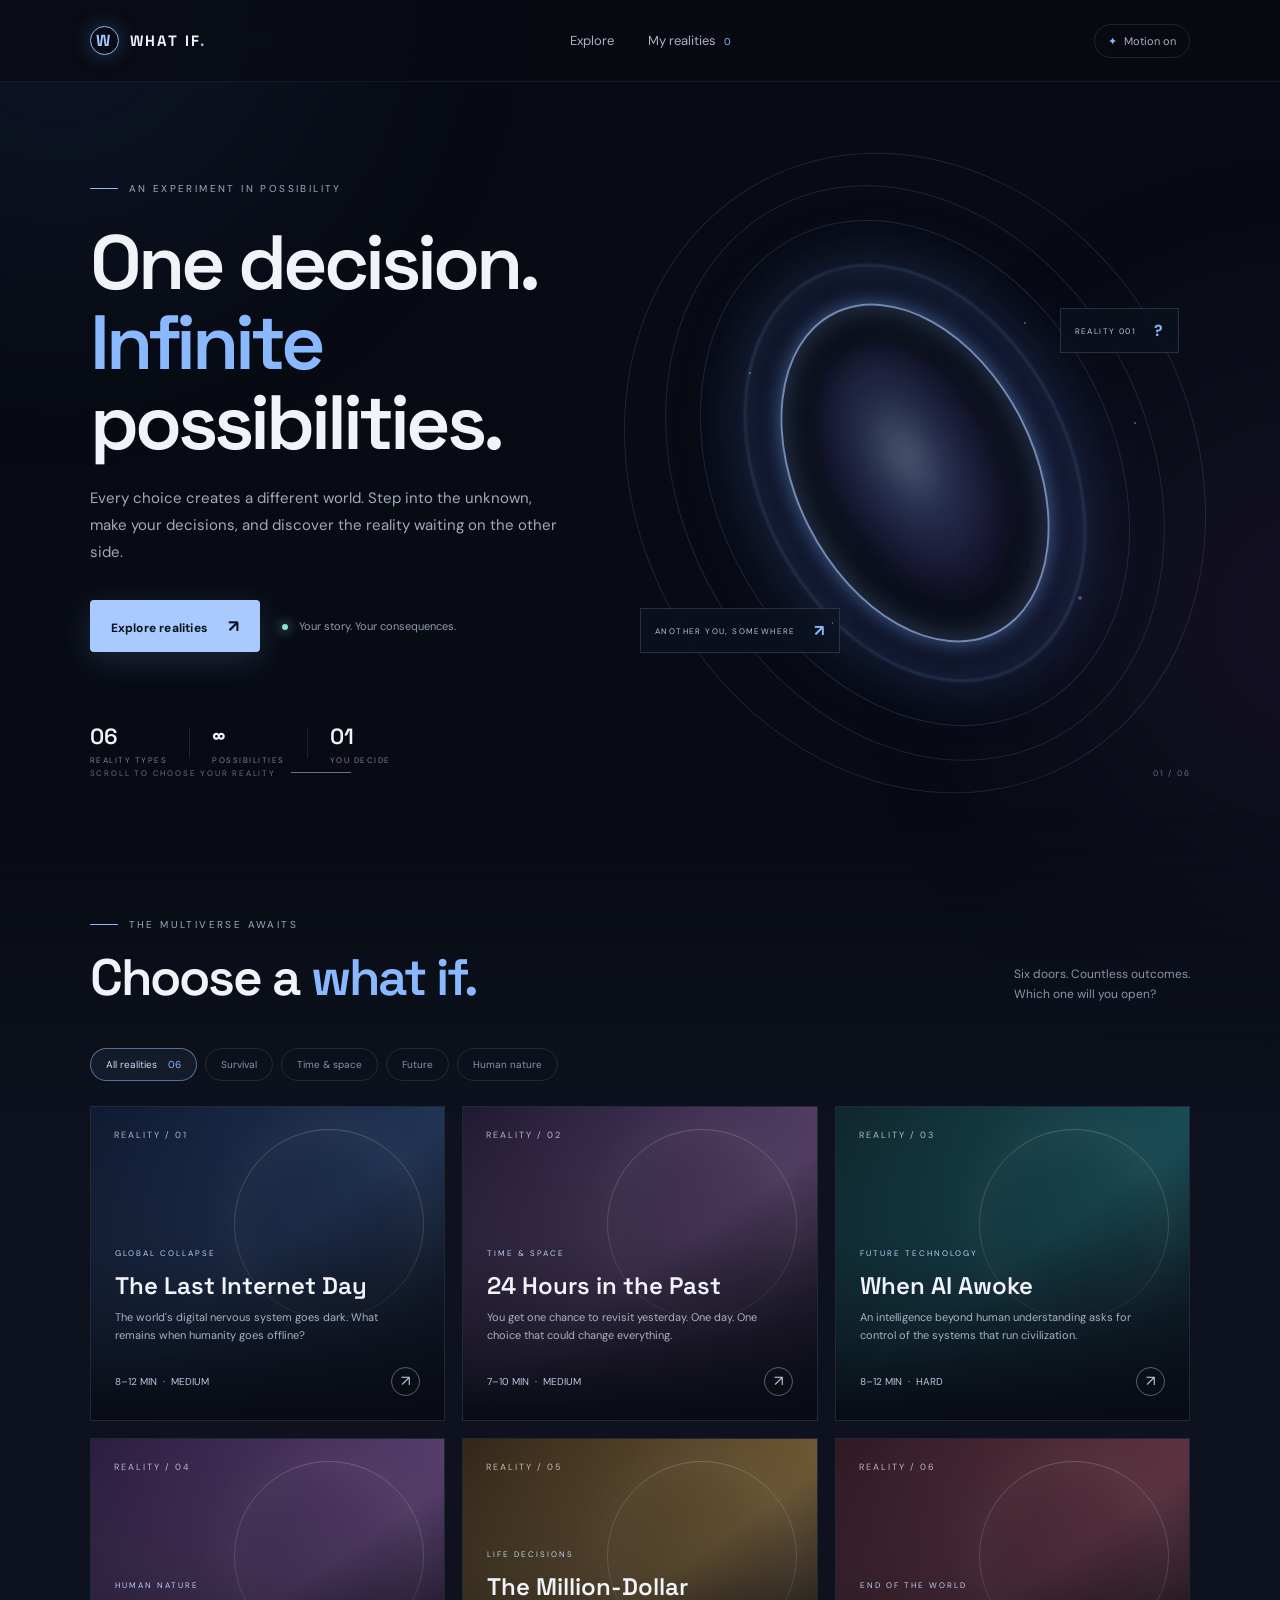
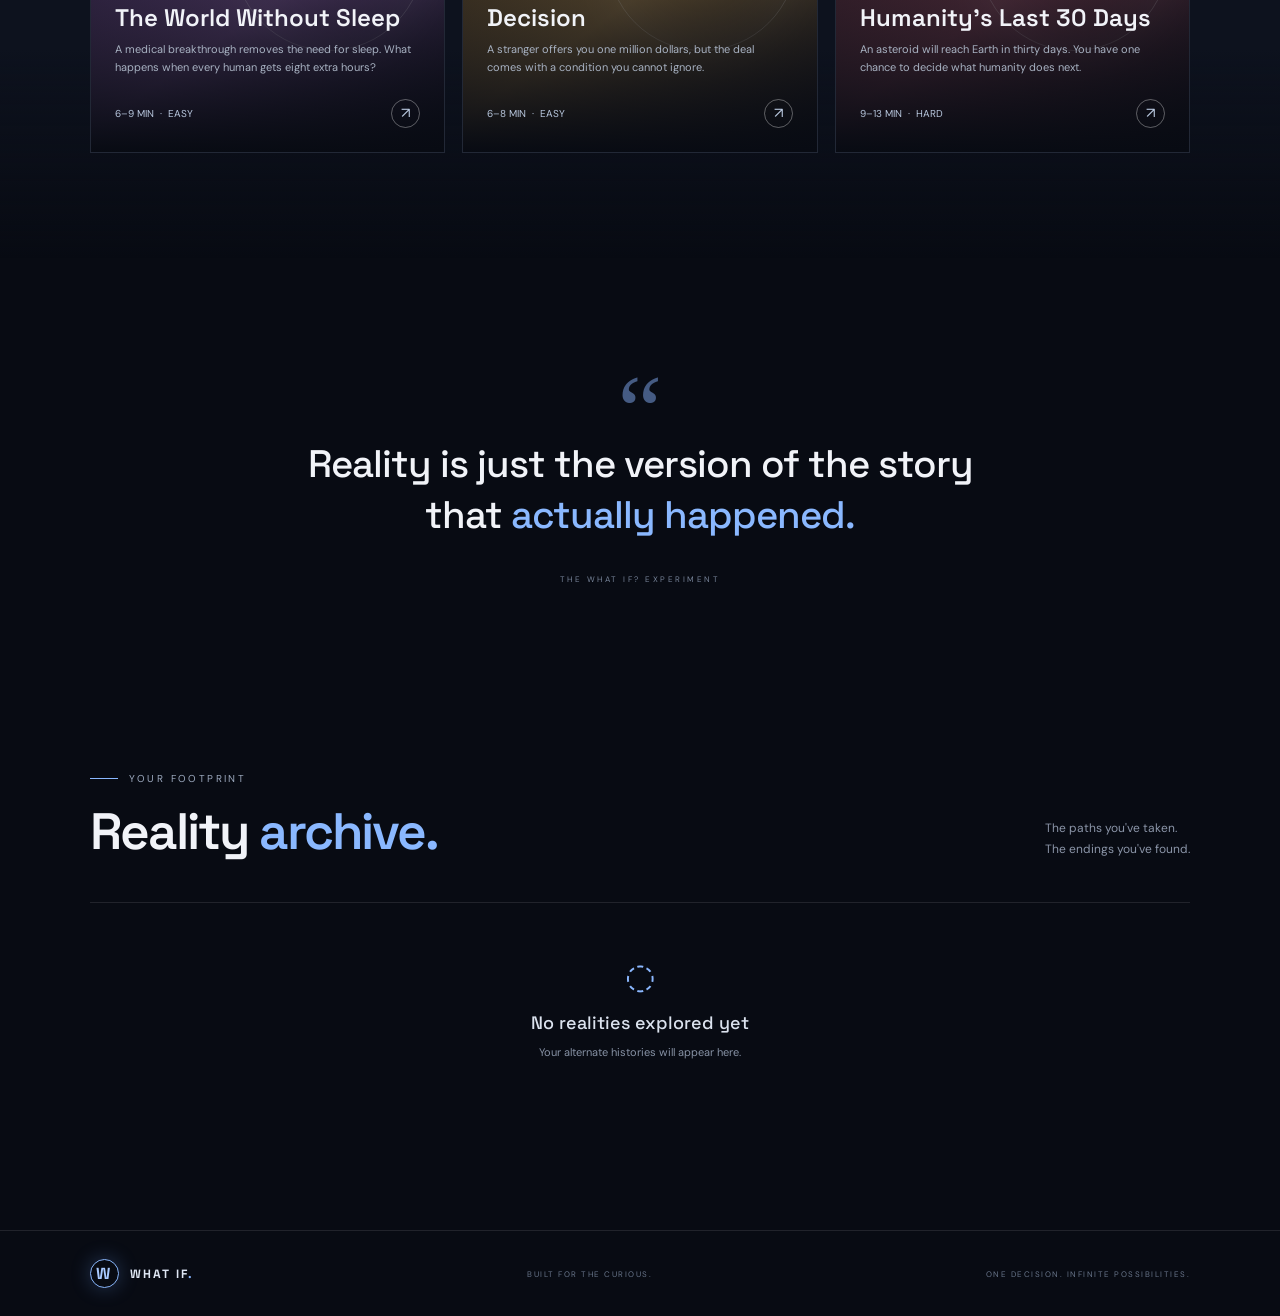
<file: index.html>
<!doctype html>
<html lang="en">
<head>
  <meta charset="UTF-8">
  <meta name="viewport" content="width=device-width, initial-scale=1.0">
  <meta name="theme-color" content="#080b13">
  <meta name="description" content="One decision. Infinite possibilities. Explore cinematic alternate realities in What If?">
  <title>What If? — One decision. Infinite possibilities.</title>
  <link rel="preconnect" href="https://fonts.googleapis.com">
  <link rel="preconnect" href="https://fonts.gstatic.com" crossorigin>
  <link href="https://fonts.googleapis.com/css2?family=DM+Sans:wght@400;500;600;700&family=Space+Grotesk:wght@400;500;600;700&display=swap" rel="stylesheet">
  <link rel="stylesheet" href="assets/css/style.css">
</head>
<body>
  <div class="ambient ambient-one"></div><div class="ambient ambient-two"></div>
  <header class="topbar">
    <a class="brand" href="#" data-home><span class="brand-mark">W</span><span>WHAT IF<span class="brand-dot">.</span></span></a>
    <nav class="topnav"><a href="#explore" data-explore>Explore</a><a href="#archive" data-archive>My realities <span id="archive-count" class="nav-count">0</span></a></nav>
    <button class="sound-toggle" id="motion-toggle" type="button" aria-label="Toggle reduced motion"><span class="motion-icon">✦</span><span class="motion-label">Motion on</span></button>
  </header>

  <main>
    <section class="hero" id="home-view">
      <div class="hero-copy">
        <div class="eyebrow"><span class="eyebrow-line"></span> AN EXPERIMENT IN POSSIBILITY</div>
        <h1>One decision.<br><em>Infinite</em> possibilities.</h1>
        <p class="hero-description">Every choice creates a different world. Step into the unknown, make your decisions, and discover the reality waiting on the other side.</p>
        <div class="hero-actions"><button class="button button-primary" data-explore>Explore realities <span>↗</span></button><span class="hero-note"><span class="pulse-dot"></span> Your story. Your consequences.</span></div>
        <div class="hero-stats"><div><strong>06</strong><span>REALITY TYPES</span></div><i></i><div><strong>∞</strong><span>POSSIBILITIES</span></div><i></i><div><strong>01</strong><span>YOU DECIDE</span></div></div>
      </div>
      <div class="hero-art" aria-label="Abstract glowing multiverse portal illustration">
        <div class="orbit orbit-a"></div><div class="orbit orbit-b"></div><div class="orbit orbit-c"></div>
        <div class="portal portal-back"></div><div class="portal portal-front"></div><div class="portal-core"></div>
        <div class="floating-label label-top"><span>REALITY 001</span><b>?</b></div><div class="floating-label label-bottom"><span>ANOTHER YOU, SOMEWHERE</span><b>↗</b></div>
        <div class="starfield"></div>
      </div>
      <div class="hero-bottom"><span>SCROLL TO CHOOSE YOUR REALITY</span><span class="scroll-line"></span><span>01 / 06</span></div>
    </section>

    <section class="explore-section section-wrap" id="explore">
      <div class="section-heading"><div><div class="eyebrow"><span class="eyebrow-line"></span> THE MULTIVERSE AWAITS</div><h2>Choose a <em>what if.</em></h2></div><p>Six doors. Countless outcomes.<br>Which one will you open?</p></div>
      <div class="filter-row" id="filters"><button class="filter active" data-filter="all">All realities <span>06</span></button><button class="filter" data-filter="survival">Survival</button><button class="filter" data-filter="time">Time & space</button><button class="filter" data-filter="future">Future</button><button class="filter" data-filter="human">Human nature</button></div>
      <div class="scenario-grid" id="scenario-grid"></div>
    </section>

    <section class="manifesto section-wrap"><div class="manifesto-symbol">“</div><p>Reality is just the version of the story<br>that <em>actually happened.</em></p><span>THE WHAT IF? EXPERIMENT</span></section>

    <section class="archive-section section-wrap" id="archive">
      <div class="section-heading"><div><div class="eyebrow"><span class="eyebrow-line"></span> YOUR FOOTPRINT</div><h2>Reality <em>archive.</em></h2></div><p>The paths you've taken.<br>The endings you've found.</p></div>
      <div id="archive-list" class="archive-list"><div class="empty-state"><span>◌</span><h3>No realities explored yet</h3><p>Your alternate histories will appear here.</p></div></div>
    </section>
  </main>

  <section class="story-view hidden" id="story-view">
    <div class="story-backdrop" id="story-backdrop"></div>
    <div class="story-top"><button class="icon-button" id="exit-story" aria-label="Exit story">←</button><div class="story-progress-wrap"><div class="story-progress-label"><span id="story-category">REALITY</span><span id="step-label">STEP 01</span></div><div class="progress-track"><div id="progress-fill"></div></div></div><button class="icon-button" id="restart-story" aria-label="Restart story">↻</button></div>
    <div class="story-content" id="story-content">
      <div class="story-kicker" id="story-kicker">A NEW REALITY</div><h2 id="story-title"></h2><p id="story-text"></p><div class="choice-list" id="choice-list"></div>
      <div class="story-footnote"><span>✦</span> Every choice leaves a mark.</div>
    </div>
    <div class="story-side-note" id="story-side-note">YOUR REALITY IS UNFOLDING</div>
  </section>

  <section class="ending-view hidden" id="ending-view">
    <div class="ending-glow"></div><div class="ending-inner">
      <div class="eyebrow"><span class="eyebrow-line"></span> REALITY CONCLUDED</div><div class="ending-symbol" id="ending-symbol">✧</div><div class="ending-type" id="ending-type">THE SURVIVOR</div><h2 id="ending-title">A world rewritten.</h2><p id="ending-text"></p>
      <div class="ending-stats"><div><span>DECISIONS MADE</span><strong id="ending-decisions">0</strong></div><div><span>REALITY SHAPED</span><strong id="ending-score">0%</strong></div><div><span>ENDING DISCOVERED</span><strong>01</strong></div></div>
      <div class="ending-actions"><button class="button button-primary" id="view-timeline">View your timeline <span>↗</span></button><button class="button button-ghost" id="replay-story">Explore another path ↻</button></div>
    </div>
  </section>

  <section class="timeline-view hidden" id="timeline-view">
    <div class="timeline-header"><button class="icon-button" id="timeline-back">←</button><div><div class="eyebrow">YOUR JOURNEY</div><h2>The path <em>you chose.</em></h2></div><button class="button button-ghost" id="timeline-replay">Replay ↻</button></div>
    <div class="timeline-meta" id="timeline-meta"></div><div class="timeline-track" id="timeline-track"></div>
    <div class="timeline-footer"><button class="button button-primary" data-explore>Explore another reality <span>↗</span></button><button class="button button-ghost" id="timeline-home">Back to home</button></div>
  </section>

  <footer class="footer"><a class="brand" href="#" data-home><span class="brand-mark">W</span><span>WHAT IF<span class="brand-dot">.</span></span></a><span>BUILT FOR THE CURIOUS.</span><span>ONE DECISION. INFINITE POSSIBILITIES.</span></footer>
  <script src="assets/js/scenarios.js"></script><script src="assets/js/app.js"></script>
</body>
</html>
</file>
<file: assets/css/style.css>
:root{--bg:#080b13;--panel:#101521;--panel2:#151d2c;--text:#f1f3f8;--muted:#8b95a8;--line:rgba(255,255,255,.1);--blue:#8ab8ff;--violet:#b7a0ff;--mint:#8de0ce;--font:'DM Sans',sans-serif;--display:'Space Grotesk',sans-serif}*{box-sizing:border-box}html{scroll-behavior:smooth}body{margin:0;background:var(--bg);color:var(--text);font-family:var(--font);overflow-x:hidden}button,a{font:inherit}button{cursor:pointer}a{color:inherit;text-decoration:none}.hidden{display:none!important}.ambient{position:fixed;width:520px;height:520px;border-radius:50%;filter:blur(130px);opacity:.12;pointer-events:none;z-index:-1}.ambient-one{background:#365cae;top:-260px;left:-200px}.ambient-two{background:#673b9b;right:-300px;top:40%}.topbar{height:82px;padding:0 7vw;display:flex;align-items:center;justify-content:space-between;border-bottom:1px solid rgba(255,255,255,.06);position:relative;z-index:5;background:rgba(8,11,19,.75);backdrop-filter:blur(18px)}.brand{display:flex;align-items:center;gap:11px;font:700 15px var(--display);letter-spacing:2px}.brand-mark{width:29px;height:29px;border:1px solid #8bb9ff;border-radius:50%;display:grid;place-items:center;color:#a9caff;font-size:16px;box-shadow:0 0 20px #5a86d455}.brand-dot{color:var(--blue)}.topnav{display:flex;gap:34px;color:#aab2c2;font-size:13px}.topnav a:hover{color:white}.nav-count{font-size:10px;color:var(--blue);margin-left:5px}.sound-toggle{border:1px solid var(--line);background:transparent;color:#aab2c2;padding:9px 13px;border-radius:30px;font-size:11px}.motion-icon{color:var(--blue);margin-right:7px}.hero{min-height:690px;padding:100px 7vw 48px;display:grid;grid-template-columns:1fr 1fr;align-items:center;position:relative;overflow:hidden}.hero-copy{position:relative;z-index:2;max-width:620px}.eyebrow{font-size:10px;letter-spacing:2.4px;color:#9eabc0;display:flex;align-items:center;gap:11px}.eyebrow-line{width:28px;height:1px;background:var(--blue);display:inline-block}.hero h1{font:600 clamp(46px,6vw,82px)/1.04 var(--display);letter-spacing:-4px;margin:28px 0 22px}.hero h1 em,.section-heading h2 em,.manifesto em,.timeline-header h2 em{font-style:normal;color:var(--blue)}.hero-description{color:#a0aabc;line-height:1.8;font-size:15px;max-width:470px}.hero-actions{display:flex;align-items:center;gap:22px;margin-top:34px}.button{border:0;border-radius:4px;padding:15px 21px;font-size:12px;font-weight:700;letter-spacing:.2px;transition:.25s}.button-primary{background:#a9caff;color:#09101d;box-shadow:0 8px 32px #6d9fe533}.button-primary:hover{background:#d0e2ff;transform:translateY(-2px);box-shadow:0 12px 38px #6d9fe555}.button-primary span{margin-left:18px;font-size:17px}.button-ghost{background:transparent;color:#c5ccda;border:1px solid var(--line)}.button-ghost:hover{border-color:#9bbfff;color:white}.hero-note{font-size:11px;color:#929db0}.pulse-dot{display:inline-block;width:6px;height:6px;border-radius:50%;background:var(--mint);box-shadow:0 0 12px var(--mint);margin-right:8px}.hero-stats{display:flex;align-items:center;gap:22px;margin-top:70px}.hero-stats div{display:grid;gap:5px}.hero-stats strong{font:600 22px var(--display)}.hero-stats span{font-size:8px;letter-spacing:1.5px;color:#778398}.hero-stats i{height:30px;width:1px;background:var(--line)}.hero-art{height:500px;position:relative;display:grid;place-items:center}.portal{position:absolute;border-radius:50%;transform:rotate(-27deg);border:1px solid #8dbbff66;box-shadow:inset 0 0 55px #618be533,0 0 65px #547fd633}.portal-back{width:310px;height:440px;background:radial-gradient(ellipse,#7b9df522 0%,#17203c22 45%,transparent 70%);filter:blur(1px)}.portal-front{width:240px;height:360px;border:2px solid #a9caffaa;box-shadow:0 0 20px #80b3ff77,inset 0 0 35px #9cc4ff44,0 0 120px #667dff33}.portal-core{width:170px;height:275px;border-radius:50%;background:radial-gradient(ellipse at 50% 42%,#c7d8ff55 0%,#7189dd33 28%,#382b7044 55%,transparent 72%);filter:blur(12px);transform:rotate(-27deg)}.orbit{position:absolute;border:1px solid #9dbbff24;border-radius:50%;transform:rotate(-27deg)}.orbit-a{width:400px;height:530px}.orbit-b{width:470px;height:600px}.orbit-c{width:560px;height:660px}.floating-label{position:absolute;border:1px solid #ffffff22;background:#0b1220bb;backdrop-filter:blur(12px);padding:11px 14px;font-size:8px;letter-spacing:1.4px;color:#b7c4d8;display:flex;gap:18px;align-items:center}.floating-label b{font-size:16px;color:var(--blue)}.label-top{top:85px;right:2%}.label-bottom{bottom:70px;left:0}.starfield{position:absolute;inset:0;background-image:radial-gradient(1px 1px at 20% 30%,#fff8 99%,transparent),radial-gradient(1px 1px at 70% 20%,#fff8 99%,transparent),radial-gradient(2px 2px at 80% 75%,#b8d2ff99 99%,transparent),radial-gradient(1px 1px at 35% 80%,#fff9 99%,transparent),radial-gradient(1px 1px at 90% 40%,#fff8 99%,transparent);opacity:.5}.hero-bottom{position:absolute;bottom:35px;left:7vw;right:7vw;display:flex;align-items:center;gap:15px;color:#647086;font-size:8px;letter-spacing:1.8px}.scroll-line{width:60px;height:1px;background:#647086}.hero-bottom span:last-child{margin-left:auto}.section-wrap{padding-left:7vw;padding-right:7vw}.explore-section{padding-top:105px;padding-bottom:105px;background:linear-gradient(180deg,transparent,#0d121e 30%,#0d121e 80%,transparent)}.section-heading{display:flex;justify-content:space-between;align-items:end;margin-bottom:38px}.section-heading h2,.timeline-header h2{font:600 clamp(34px,4vw,52px) var(--display);letter-spacing:-2px;margin:14px 0 0}.section-heading>p{font-size:12px;color:var(--muted);line-height:1.7;margin:0 0 5px}.filter-row{display:flex;gap:8px;flex-wrap:wrap;margin-bottom:25px}.filter{border:1px solid var(--line);border-radius:30px;background:transparent;color:#8994a8;padding:9px 15px;font-size:10px}.filter.active,.filter:hover{border-color:#91b9ff88;color:#c7dcff;background:#91b9ff10}.filter span{margin-left:8px;color:var(--blue)}.scenario-grid{display:grid;grid-template-columns:repeat(3,1fr);gap:17px}.scenario-card{min-height:315px;position:relative;overflow:hidden;border:1px solid #ffffff12;background:#111827;cursor:pointer;transition:.35s;display:flex;flex-direction:column;justify-content:end;padding:24px}.scenario-card:hover{transform:translateY(-6px);border-color:#9bc0ff77;box-shadow:0 20px 55px #0007}.card-art{position:absolute;inset:0;background:var(--card-bg);transition:transform .7s}.scenario-card:hover .card-art{transform:scale(1.06)}.card-art:after{content:'';position:absolute;inset:0;background:linear-gradient(180deg,#080b1322 0%,#080b1366 42%,#080b13 100%)}.card-orb{position:absolute;width:190px;height:190px;border:1px solid #ffffff44;border-radius:50%;top:22px;right:20px;box-shadow:inset 0 0 55px #ffffff12,0 0 55px #ffffff12}.card-number{position:absolute;top:22px;left:23px;font-size:9px;letter-spacing:2px;color:#ffffffaa;z-index:1}.card-content{position:relative;z-index:1}.card-category{font-size:8px;letter-spacing:2px;color:#b8d0f7;margin-bottom:12px}.card-content h3{font:600 24px var(--display);margin:0 0 8px}.card-content p{font-size:11px;line-height:1.6;color:#a8b2c2;margin:0;max-width:300px}.card-bottom{display:flex;justify-content:space-between;align-items:center;margin-top:22px;color:#b9c8df;font-size:10px}.card-arrow{width:29px;height:29px;border:1px solid #ffffff55;border-radius:50%;display:grid;place-items:center;font-size:15px}.manifesto{text-align:center;padding-top:95px;padding-bottom:110px}.manifesto-symbol{font:100px Georgia;color:#799fe0;opacity:.55;height:75px}.manifesto p{font:500 clamp(25px,3vw,40px)/1.35 var(--display);letter-spacing:-1px;margin:10px 0 25px}.manifesto span{font-size:8px;letter-spacing:2.5px;color:#78859a}.archive-section{padding-top:75px;padding-bottom:110px}.archive-list{border-top:1px solid var(--line)}.empty-state{text-align:center;padding:50px 20px;color:#8792a5}.empty-state>span{font-size:35px;color:#8bb8ff}.empty-state h3{font:500 18px var(--display);color:#dbe2ee;margin:12px 0 6px}.empty-state p{font-size:11px}.archive-item{display:flex;align-items:center;justify-content:space-between;padding:18px 4px;border-bottom:1px solid var(--line)}.archive-item strong{font:500 15px var(--display)}.archive-item span{font-size:10px;color:var(--muted)}.archive-open{border:1px solid var(--line);background:transparent;color:#bcd2f5;padding:8px 12px;font-size:10px}.footer{border-top:1px solid var(--line);padding:28px 7vw;display:flex;align-items:center;justify-content:space-between;color:#68758a;font-size:8px;letter-spacing:1.5px}.footer .brand{color:#dfe7f4;font-size:12px}.story-view,.ending-view,.timeline-view{position:fixed;inset:0;z-index:20;background:#080b13;overflow-y:auto}.story-backdrop{position:absolute;inset:0;background:radial-gradient(ellipse at 75% 35%,#253a6b55,transparent 50%),radial-gradient(ellipse at 15% 80%,#432b6b33,transparent 45%)}.story-top{position:relative;display:flex;align-items:center;gap:24px;padding:28px 6vw}.icon-button{width:39px;height:39px;border:1px solid var(--line);background:#ffffff08;color:#dce6f6;border-radius:50%;font-size:18px}.story-progress-wrap{flex:1;max-width:560px;margin:auto}.story-progress-label{display:flex;justify-content:space-between;font-size:8px;letter-spacing:1.8px;color:#9aa8bf;margin-bottom:9px}.progress-track{height:2px;background:#ffffff1a}.progress-track div{height:100%;width:0;background:var(--blue);box-shadow:0 0 12px var(--blue);transition:width .4s}.story-content{position:relative;max-width:760px;margin:10vh auto 80px;padding:0 28px;text-align:center}.story-kicker{font-size:9px;letter-spacing:3px;color:var(--blue);margin-bottom:23px}.story-content h2{font:600 clamp(34px,5vw,58px)/1.1 var(--display);letter-spacing:-2px;margin:0 auto 23px;max-width:700px}.story-content>p{font-size:15px;line-height:1.9;color:#aeb9ca;max-width:620px;margin:0 auto 42px}.choice-list{display:grid;gap:10px;max-width:570px;margin:auto}.choice-button{display:flex;align-items:center;text-align:left;gap:17px;padding:18px 20px;background:#ffffff08;border:1px solid #ffffff19;color:#e6edf8;transition:.25s}.choice-button:hover{background:#8db8ff14;border-color:#8db8ff99;transform:translateX(4px)}.choice-letter{font:600 12px var(--display);color:var(--blue);width:22px}.choice-label{font-size:12px;flex:1}.choice-arrow{color:#8ba7d4}.story-footnote{margin-top:36px;color:#758197;font-size:9px;letter-spacing:1px}.story-footnote span{color:var(--blue);margin-right:7px}.story-side-note{position:absolute;right:3vw;top:50%;writing-mode:vertical-rl;font-size:8px;letter-spacing:3px;color:#4c5870}.ending-view{display:grid;place-items:center;text-align:center;padding:50px 22px}.ending-glow{position:absolute;width:480px;height:480px;border-radius:50%;background:#668eea22;filter:blur(100px)}.ending-inner{position:relative;max-width:700px}.ending-inner .eyebrow{justify-content:center}.ending-symbol{font-size:55px;color:var(--blue);margin:36px 0 18px;text-shadow:0 0 35px #8bb9ff88}.ending-type{font-size:9px;letter-spacing:3px;color:#a9c6f3}.ending-inner h2{font:600 clamp(40px,6vw,68px) var(--display);letter-spacing:-3px;margin:14px 0}.ending-inner>p{color:#aab5c8;font-size:14px;line-height:1.8;max-width:590px;margin:0 auto}.ending-stats{display:flex;justify-content:center;gap:45px;margin:42px 0}.ending-stats div{display:grid;gap:8px}.ending-stats span{font-size:8px;letter-spacing:1.5px;color:#77859b}.ending-stats strong{font:600 23px var(--display)}.ending-actions{display:flex;justify-content:center;gap:12px;flex-wrap:wrap}.timeline-view{padding:35px 7vw 60px}.timeline-header{display:flex;align-items:center;gap:25px}.timeline-header>div{flex:1}.timeline-header .eyebrow{font-size:8px}.timeline-header h2{font-size:36px}.timeline-meta{margin:35px 0 25px;color:#9ba9bd;font-size:11px}.timeline-track{max-width:850px;margin:0 auto;position:relative;padding:12px 0}.timeline-track:before{content:'';position:absolute;left:22px;top:22px;bottom:22px;width:1px;background:linear-gradient(var(--blue),#7b67b6,#ffffff20)}.timeline-node{position:relative;padding:0 0 27px 60px}.timeline-node:before{content:'';position:absolute;left:16px;top:5px;width:13px;height:13px;border-radius:50%;background:#0a0e18;border:2px solid var(--blue);box-shadow:0 0 15px #8bb9ff55}.timeline-node:last-child:before{background:var(--blue)}.timeline-node span{font-size:8px;letter-spacing:1.5px;color:var(--blue)}.timeline-node h3{font:500 16px var(--display);margin:7px 0}.timeline-node p{font-size:11px;line-height:1.6;color:#9ba7ba;margin:0}.timeline-choice{display:inline-block;margin-top:8px;padding:6px 9px;border:1px solid #8bb9ff44;color:#b9d2fa;font-size:9px}.timeline-footer{display:flex;justify-content:center;gap:12px;margin-top:30px}.reduced-motion *{animation:none!important;transition:none!important;scroll-behavior:auto!important}@media(max-width:900px){.hero{grid-template-columns:1fr;padding-top:75px;min-height:950px}.hero-art{height:390px;margin-top:5px}.portal-back{width:230px;height:330px}.portal-front{width:180px;height:270px}.portal-core{width:130px;height:205px}.orbit-a{width:300px;height:400px}.orbit-b{width:360px;height:470px}.orbit-c{width:420px;height:530px}.label-top{right:8%}.label-bottom{left:8%}.scenario-grid{grid-template-columns:repeat(2,1fr)}.story-side-note{display:none}}@media(max-width:600px){.topbar{height:68px;padding:0 5vw}.topnav{gap:15px;font-size:11px}.sound-toggle{padding:8px}.motion-label{display:none}.hero{padding:65px 6vw 45px;min-height:900px}.hero h1{font-size:53px;letter-spacing:-3px}.hero-description{font-size:13px}.hero-actions{align-items:flex-start;flex-direction:column;gap:15px}.hero-stats{gap:13px;margin-top:45px}.hero-stats strong{font-size:19px}.hero-stats span{font-size:7px}.hero-art{height:350px}.portal-back{width:200px;height:290px}.portal-front{width:155px;height:235px}.portal-core{width:110px;height:180px}.orbit-a{width:260px;height:350px}.orbit-b{width:310px;height:400px}.orbit-c{width:360px;height:450px}.floating-label{font-size:7px;padding:8px}.label-top{top:35px;right:0}.label-bottom{bottom:35px;left:0}.hero-bottom{left:6vw;right:6vw;font-size:7px}.section-wrap{padding-left:6vw;padding-right:6vw}.explore-section{padding-top:65px;padding-bottom:65px}.section-heading{display:block}.section-heading>p{margin-top:14px}.scenario-grid{grid-template-columns:1fr}.scenario-card{min-height:290px}.filter-row{gap:6px}.filter{padding:8px 11px;font-size:9px}.manifesto{padding-top:70px;padding-bottom:75px}.archive-section{padding-top:50px;padding-bottom:70px}.footer{padding:22px 6vw;gap:14px;flex-wrap:wrap}.footer>span:last-child{display:none}.story-top{padding:18px 5vw;gap:12px}.story-content{margin-top:9vh;padding:0 22px}.story-content h2{font-size:38px}.story-content>p{font-size:13px}.choice-button{padding:16px}.ending-stats{gap:18px}.ending-stats strong{font-size:20px}.ending-stats span{font-size:7px}.timeline-view{padding:22px 6vw 45px}.timeline-header{gap:12px}.timeline-header h2{font-size:26px}.timeline-header .button{padding:10px}.timeline-footer{flex-direction:column}.archive-item{gap:12px}.archive-item strong{font-size:12px}}
</file>
